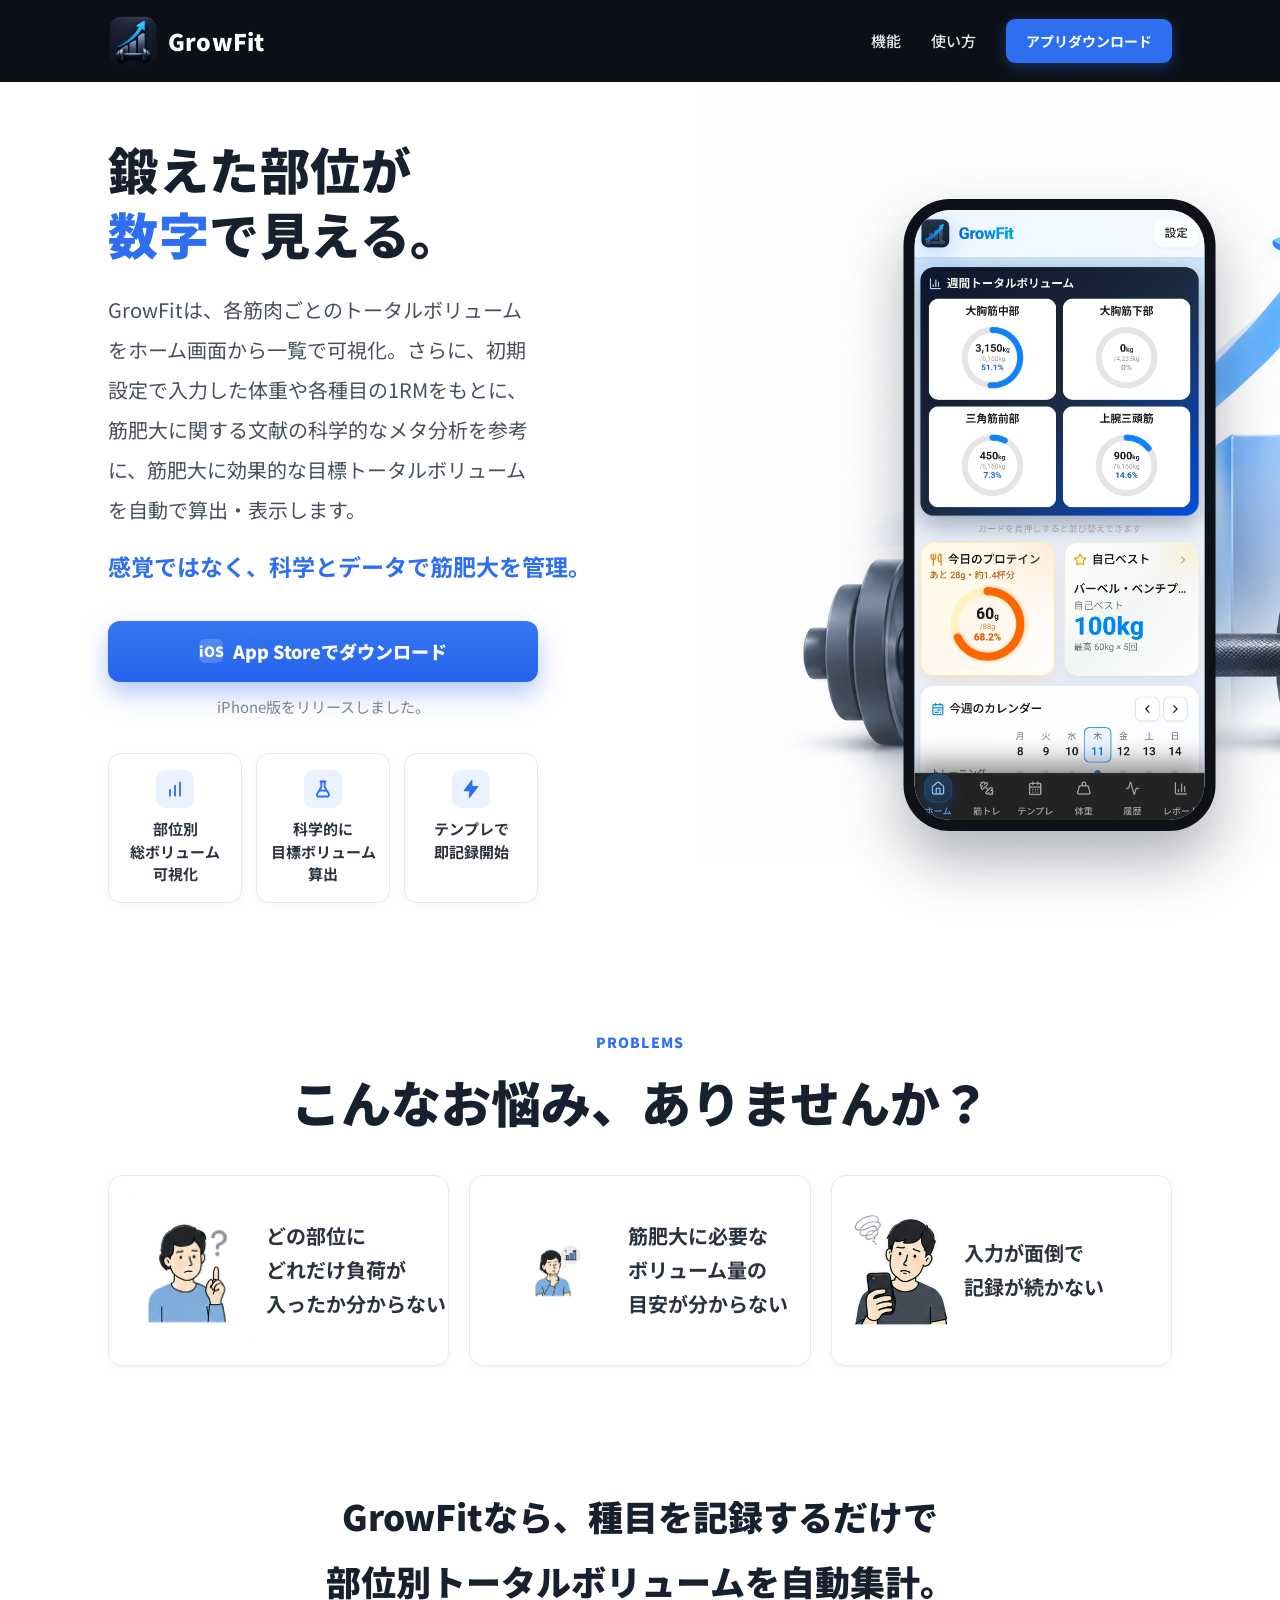
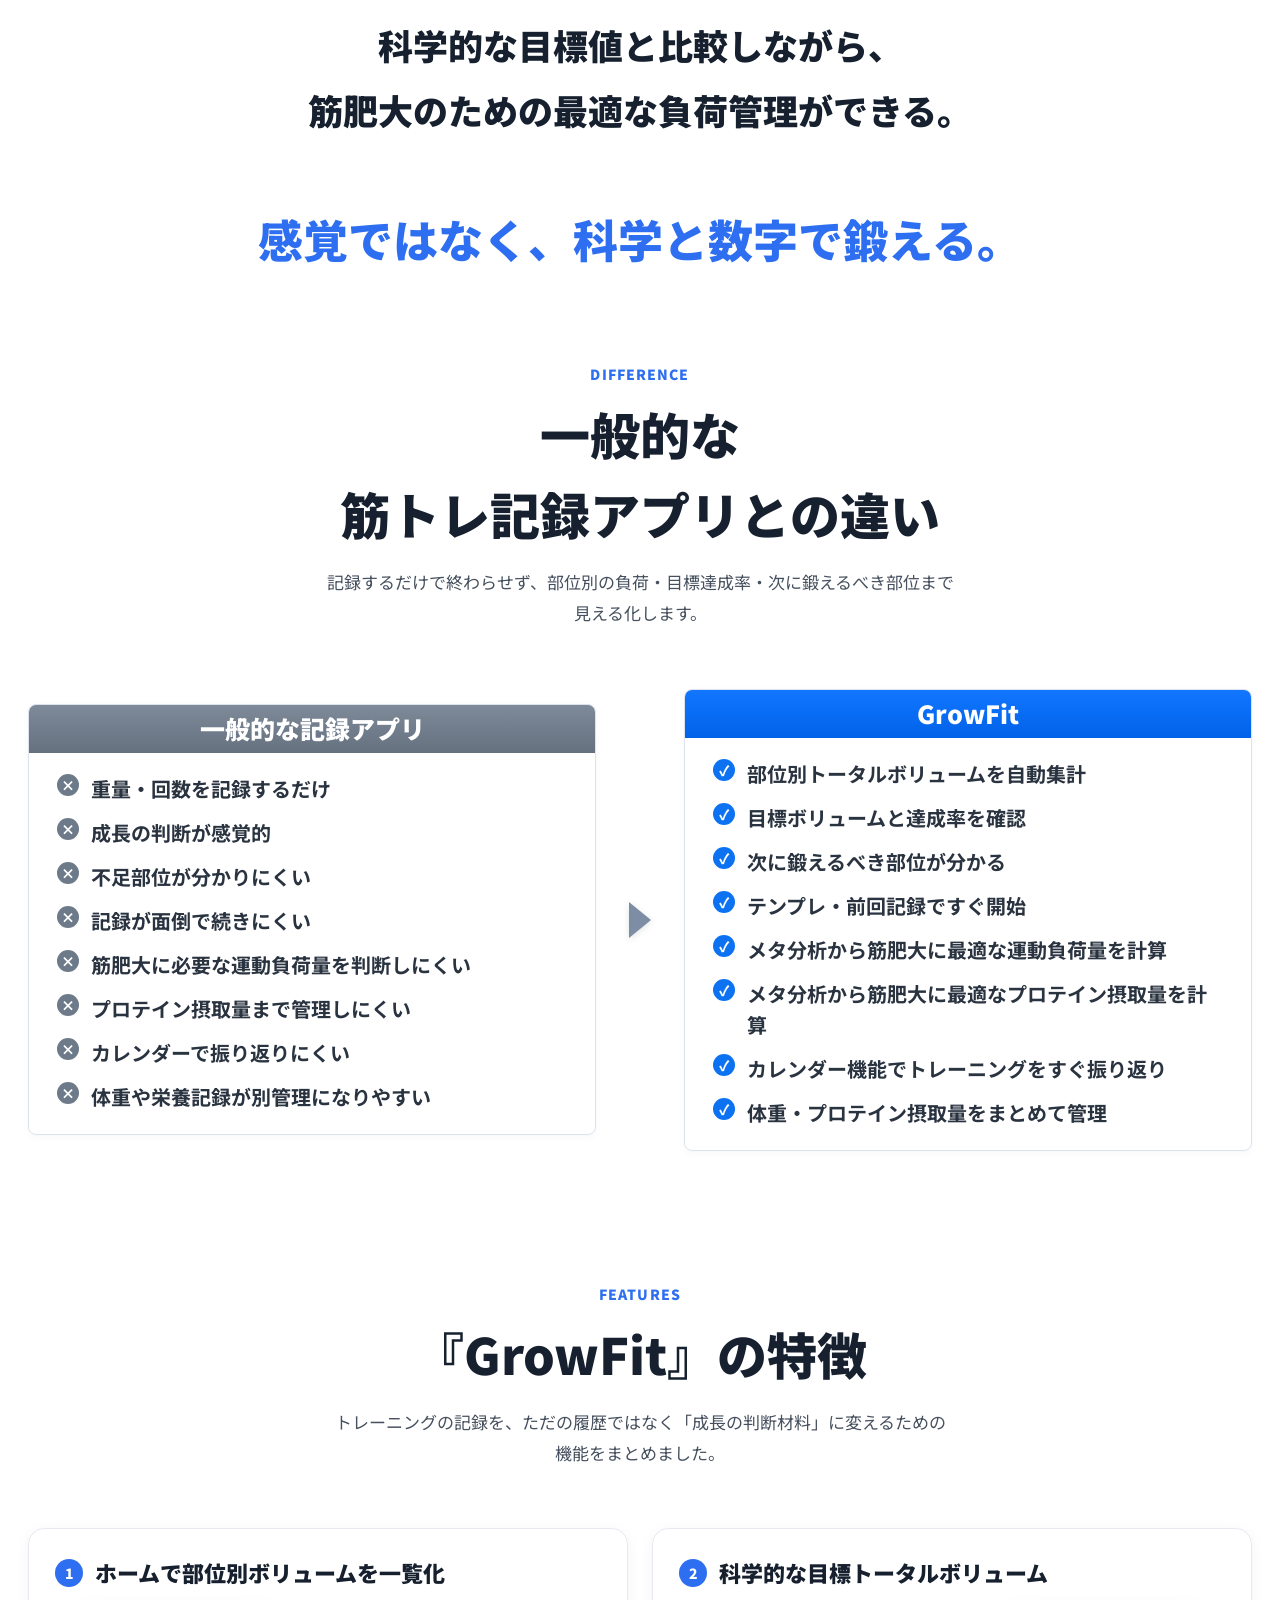
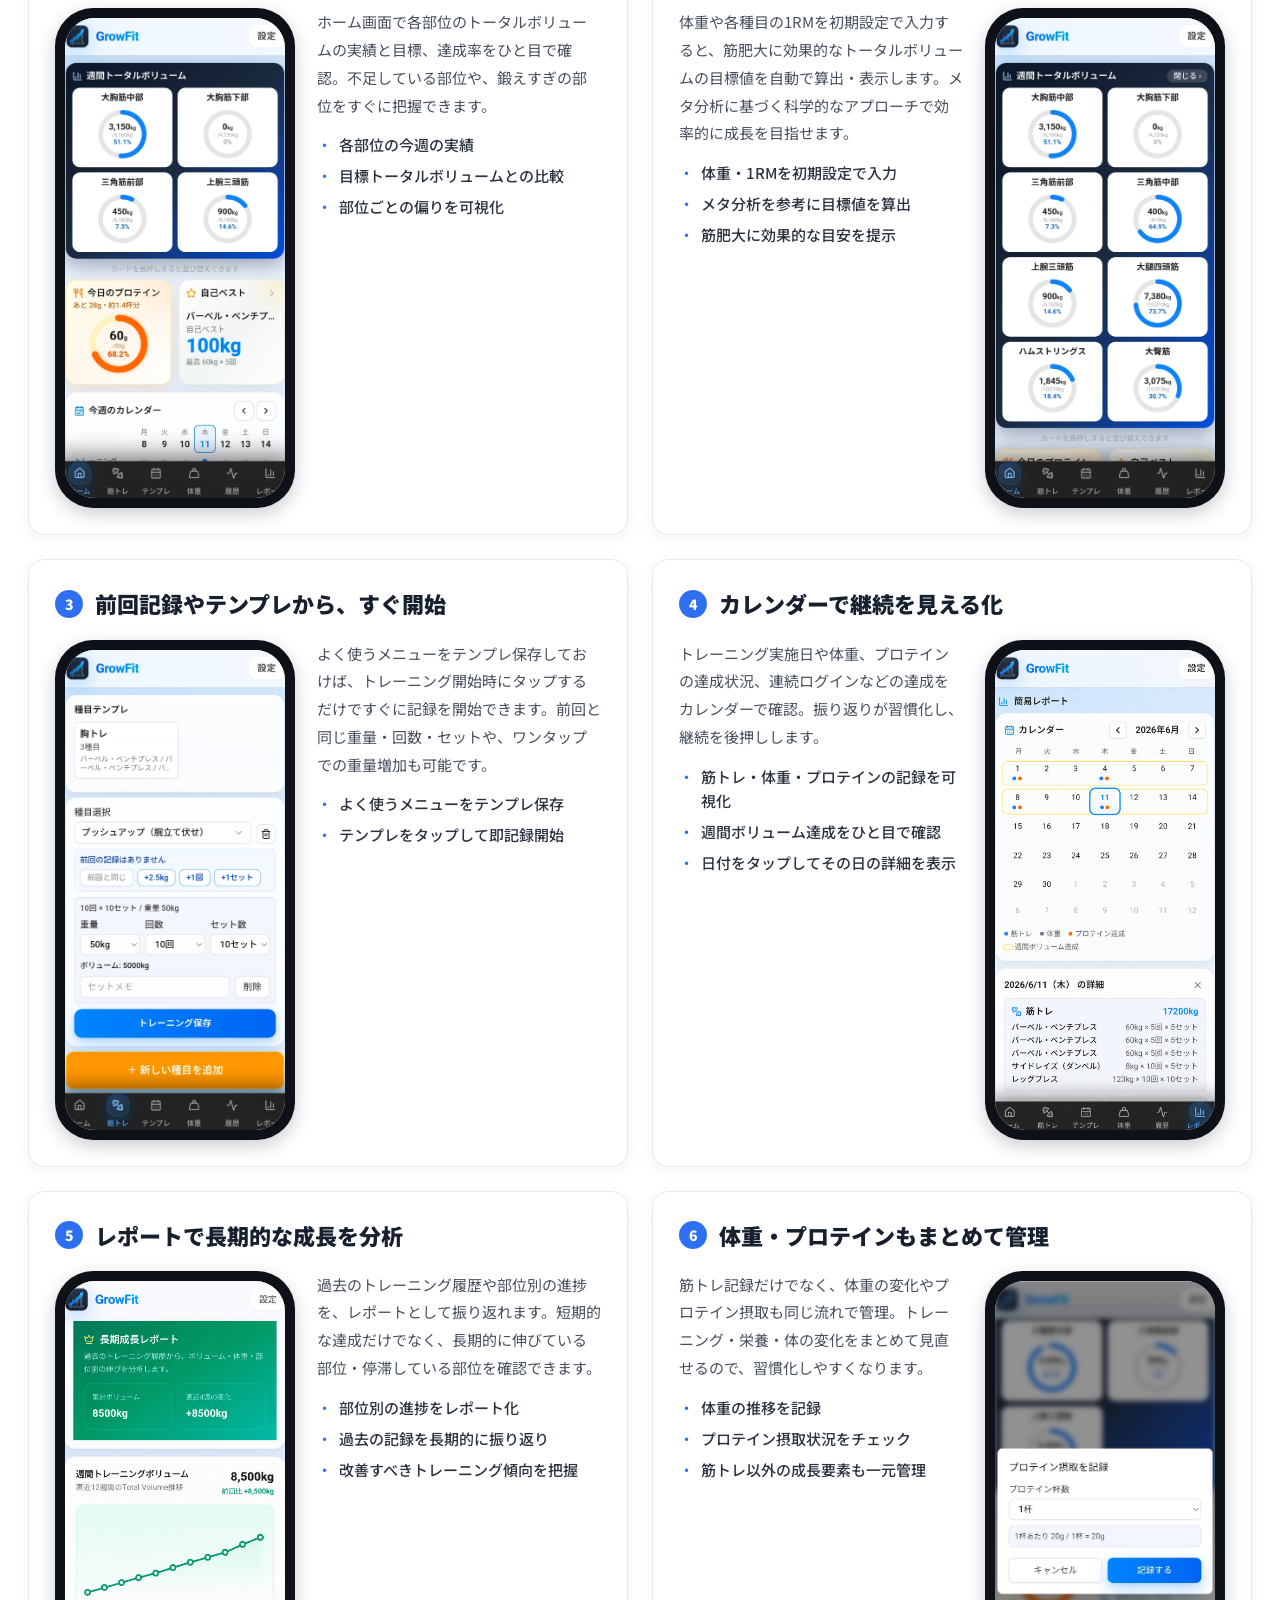
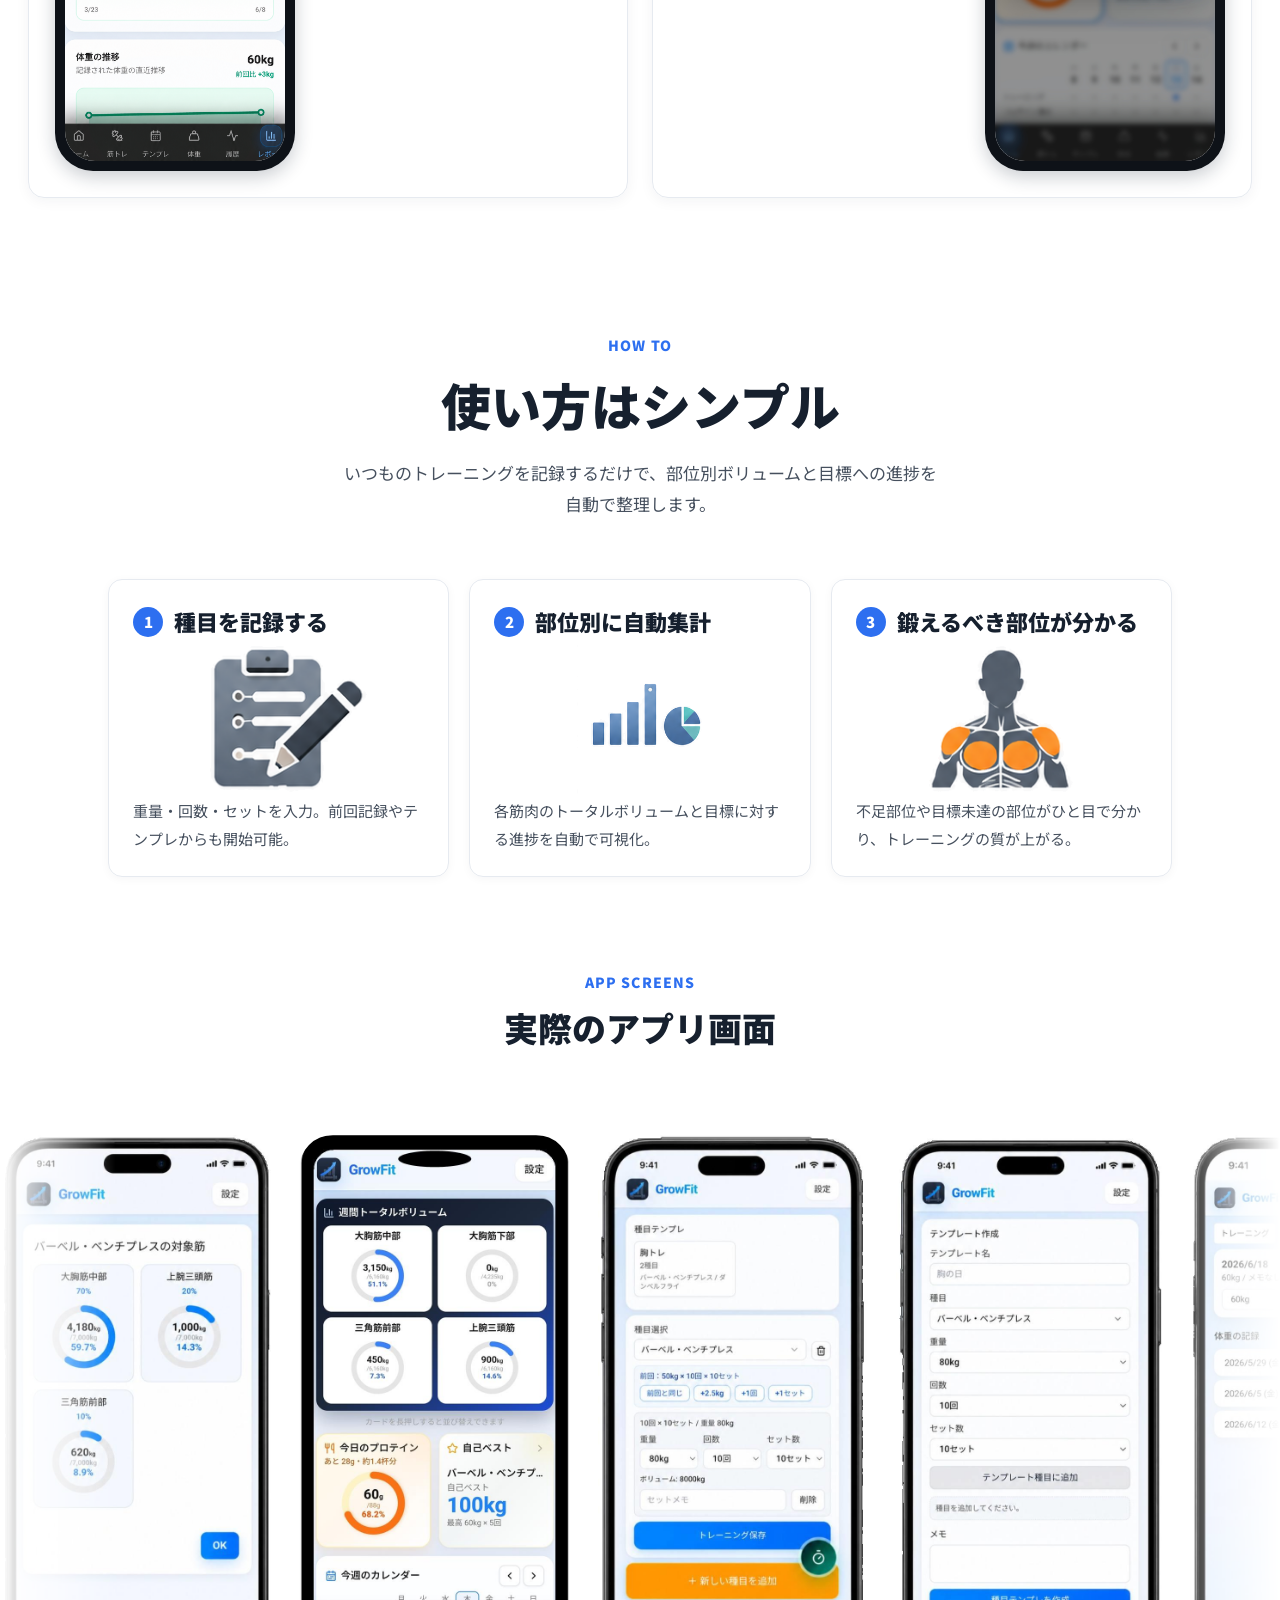
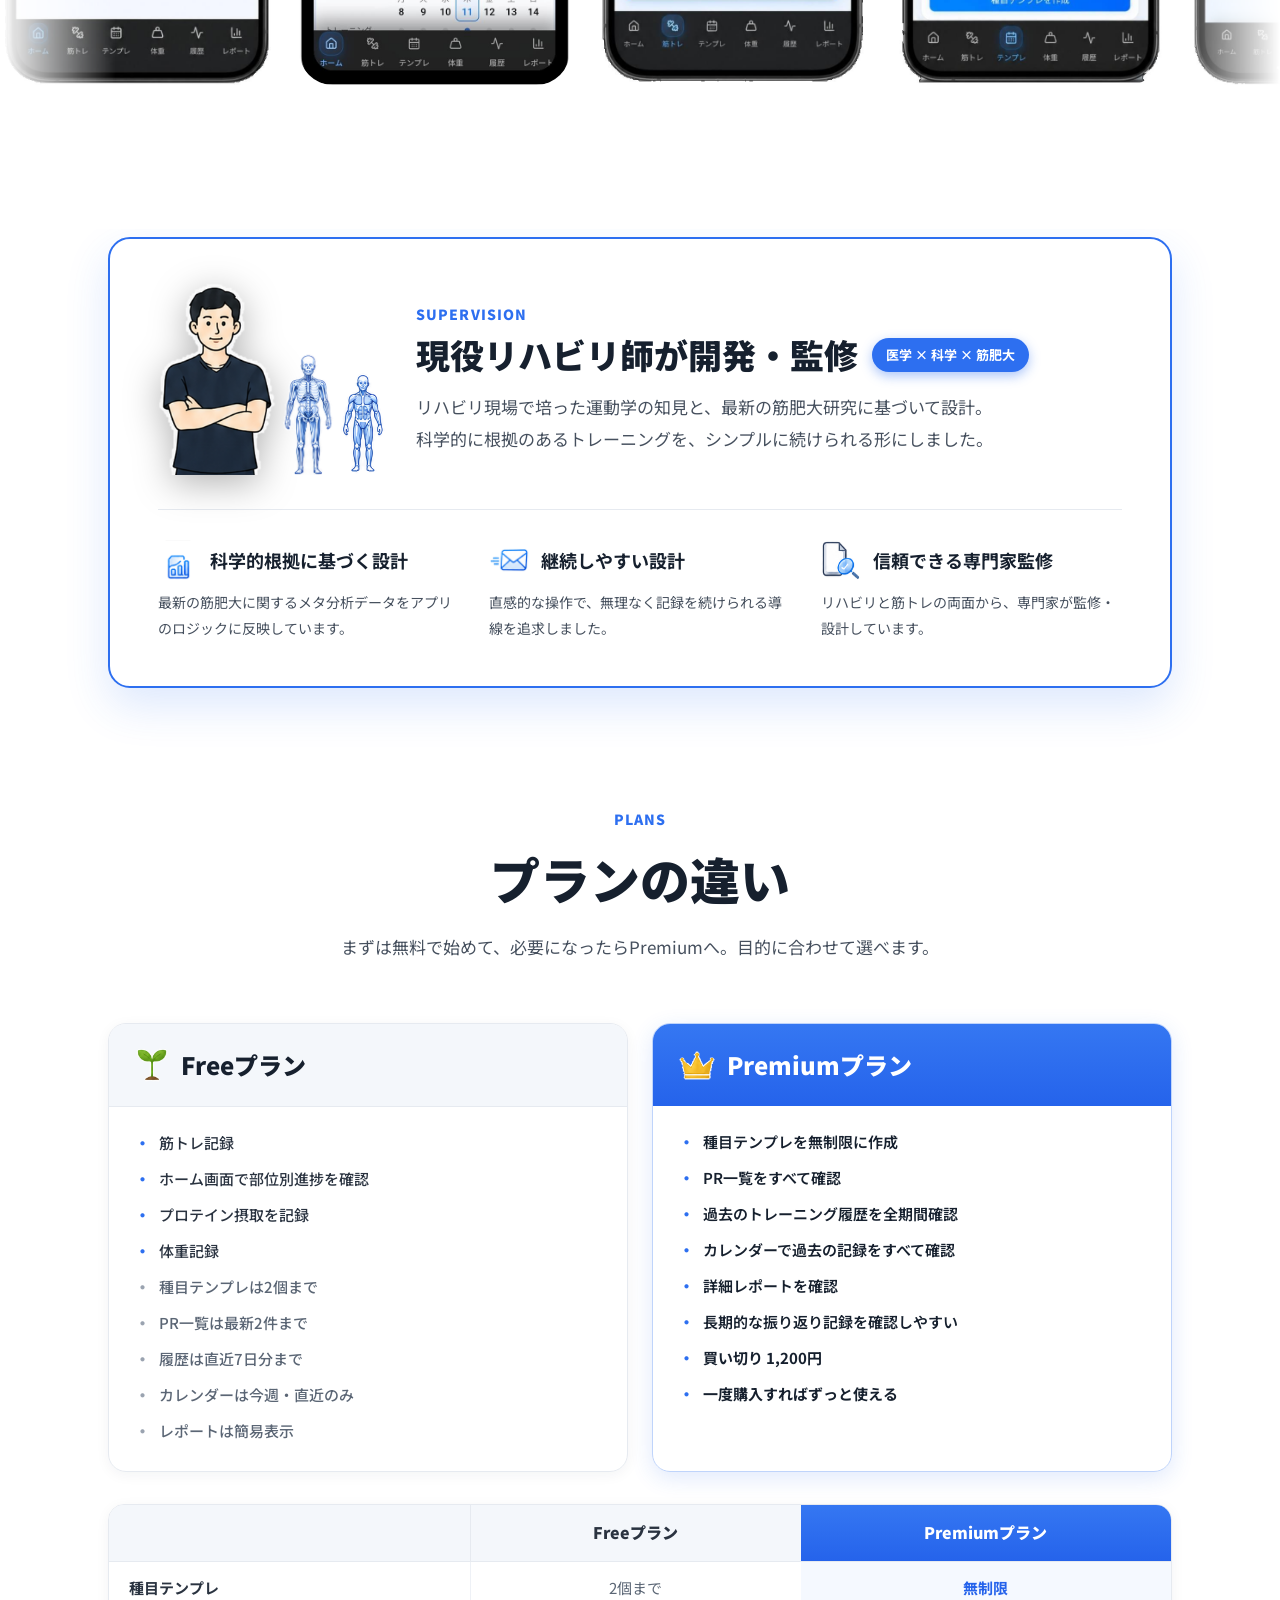
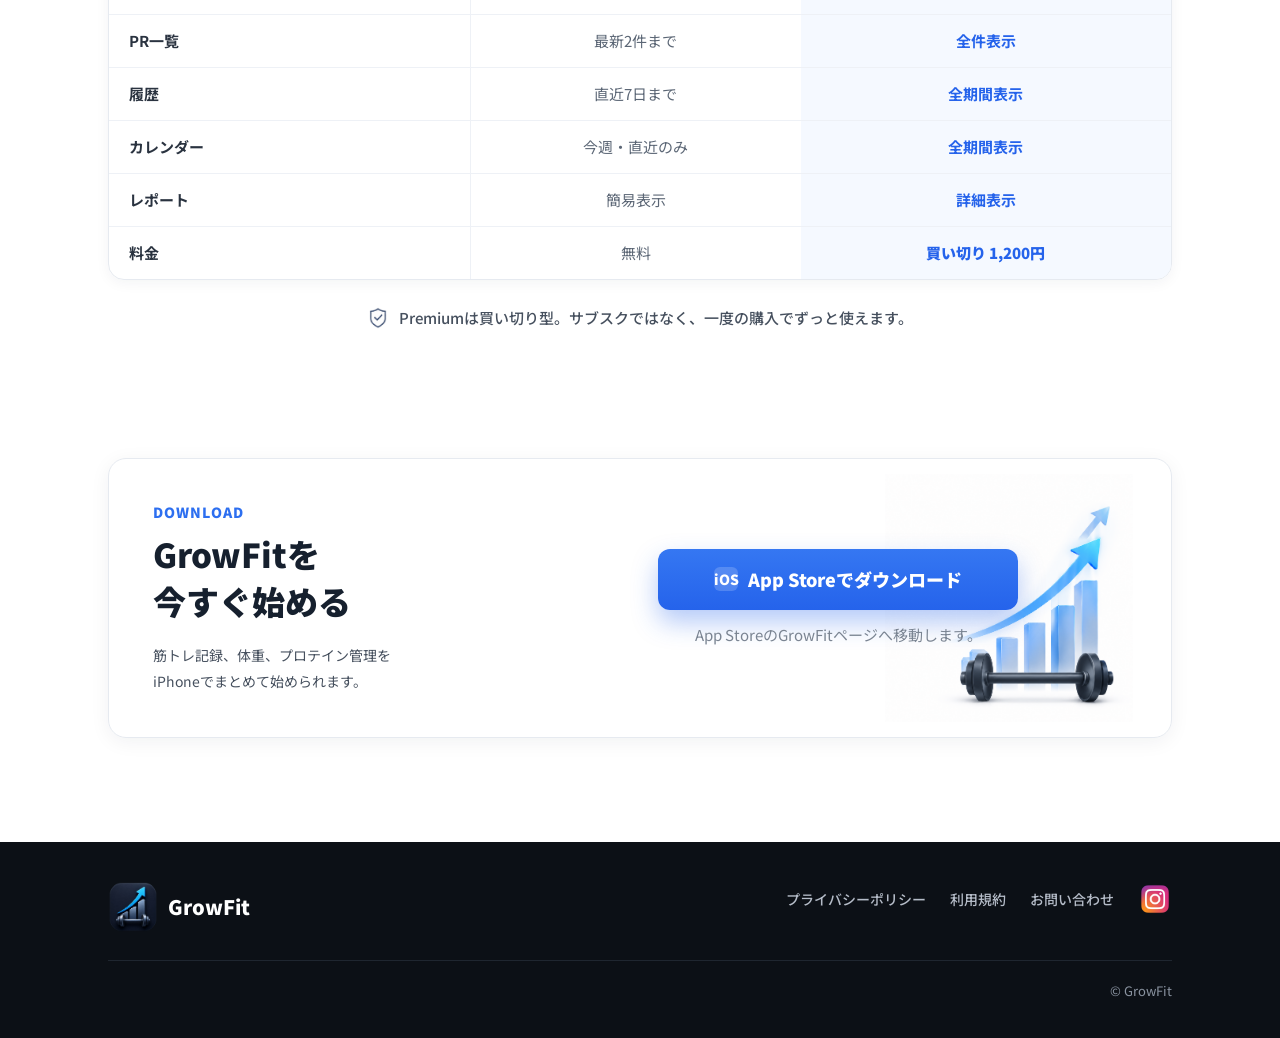
<file: public/index.html>
<!DOCTYPE html>
<html lang="ja">
<head>
<meta charset="utf-8">
<meta name="viewport" content="width=device-width, initial-scale=1">
<title>GrowFit｜鍛えた部位が、数字で見える。</title>
<meta name="description" content="GrowFitは各筋肉ごとのトータルボリュームを可視化。科学的なメタ分析を参考に、筋肥大に効果的な目標トータルボリュームを自動算出するトレーニング記録アプリです。">
<link rel="preconnect" href="https://fonts.googleapis.com">
<link rel="preconnect" href="https://fonts.gstatic.com" crossorigin>
<link href="https://fonts.googleapis.com/css2?family=Noto+Sans+JP:wght@400;500;700;900&display=swap" rel="stylesheet">
<style>
  :root{
    --blue:#2D6FF0;
    --ink:#16202E;
    --ink-2:#2A3340;
    --muted:#46505E;
    --muted-2:#7A8492;
    --line:#E6EAF0;
    --dark:#0C1016;
    --bezel:#0E1218;
  }

  *{ box-sizing:border-box; margin:0; padding:0; }
  html{ scroll-behavior:smooth; }

  /* scroll fade-in */
  .reveal{ opacity:0; transform:translateY(26px); transition:opacity .7s cubic-bezier(.2,.6,.2,1), transform .7s cubic-bezier(.2,.6,.2,1); }
  .reveal.is-visible{ opacity:1; transform:none; }
  @media (prefers-reduced-motion: reduce){ .reveal{ opacity:1 !important; transform:none !important; transition:none !important; } }

  /* staggered sequences */
  .problem-grid .reveal:nth-child(1){ transition-delay:0s; }
  .problem-grid .reveal:nth-child(2){ transition-delay:.13s; }
  .problem-grid .reveal:nth-child(3){ transition-delay:.26s; }
  .features-grid .reveal:nth-child(1){ transition-delay:0s; }
  .features-grid .reveal:nth-child(2){ transition-delay:.13s; }
  .features-grid .reveal:nth-child(3){ transition-delay:.26s; }
  .features-grid .reveal:nth-child(4){ transition-delay:.39s; }
  .features-grid .reveal:nth-child(5){ transition-delay:.13s; }
  .features-grid .reveal:nth-child(6){ transition-delay:.26s; }
  .difference-board.reveal{ transition-delay:.08s; }
  .howto-grid .reveal:nth-child(1){ transition-delay:0s; }
  .howto-grid .reveal:nth-child(2){ transition-delay:.13s; }
  .howto-grid .reveal:nth-child(3){ transition-delay:.26s; }
  .plans-sub.reveal{ transition-delay:.15s; }
  .plan-cards .reveal{ transition-delay:.3s; }
  .plan-table-wrap.reveal{ transition-delay:.45s; }
  .plan-note.reveal{ transition-delay:.45s; }
  body{
    font-family:'Noto Sans JP', sans-serif;
    -webkit-font-smoothing:antialiased;
    background:#fff;
    color:var(--ink);
    overflow-x:hidden;
    line-height:1.6;
  }
  a{ text-decoration:none; color:inherit; }
  .br-sp{ display:none; }   /* スマホ専用の改行 */
  img{ max-width:100%; }
  .wrap{ max-width:1120px; margin:0 auto; padding-left:28px; padding-right:28px; }

  /* ---------- HEADER ---------- */
  .site-header{ background:var(--dark); position:sticky; top:0; z-index:50; }
  .site-header .wrap{
    display:flex; align-items:center; justify-content:space-between;
    padding-top:16px; padding-bottom:16px;
  }
  .brand{ display:flex; align-items:center; gap:10px; }
  .brand img{ width:50px; height:50px; border-radius:9px; display:block; }
  .brand span{ color:#fff; font-weight:900; font-size:23px; letter-spacing:.2px; }
  .nav{ display:flex; align-items:center; gap:30px; }
  .nav a{ color:#E4E8EF; font-size:15px; font-weight:500; }
  .nav a:hover{ color:#fff; }
  .nav .btn-pill{
    background:var(--blue); color:#fff; font-size:14px; font-weight:700;
    padding:11px 20px; border-radius:9px; box-shadow:0 4px 14px rgba(45,111,240,.35);
  }
  .nav .btn-pill:hover{ color:#fff; filter:brightness(1.05); }
  .nav-toggle{ display:none; }

  /* ---------- HERO ---------- */
  .hero{ position:relative; overflow:hidden; }
  .hero .wrap{
    display:grid; grid-template-columns:1fr 1fr; gap:40px; align-items:center;
    padding-top:54px; padding-bottom:64px; position:relative;
  }
  .hero-copy{ position:relative; z-index:3; }
  .hero h1{ font-size:50px; font-weight:900; line-height:1.3; letter-spacing:.5px; margin-bottom:24px; }
  .hero h1 .accent{ color:var(--blue); }
  .hero-lead{ font-size:20px; line-height:2; color:var(--muted); margin-bottom:18px; max-width:430px; }
  .hero-sub{ font-size:23px; font-weight:700; color:var(--blue); margin-bottom:36px; }
  .app-download-actions{
    position:relative; z-index:2; display:grid; gap:12px;
    width:100%; max-width:430px; margin-left:0; margin-right:auto;
  }
  .app-download-btn{
    display:flex; align-items:center; justify-content:center; gap:10px;
    width:100%; background:linear-gradient(180deg,#3577F2,#2563EB); color:#fff;
    font-size:18px; font-weight:900; padding:16px 24px; border-radius:12px;
    box-shadow:0 12px 26px rgba(37,99,235,.35);
  }
  .app-download-btn:hover{ filter:brightness(1.05); color:#fff; }
  .app-download-btn .store-mark{
    display:inline-flex; align-items:center; justify-content:center;
    width:24px; height:24px; border-radius:6px; background:rgba(255,255,255,.18);
    font-size:14px; font-weight:900;
  }
  .app-download-note{ font-size:15px; color:var(--muted-2); text-align:center; line-height:1.7; }
  .cta-note{ font-size:16px; color:var(--muted-2); margin-top:16px; text-align:center; max-width:430px; }

  .mini-trio{
    display:grid; grid-template-columns:repeat(3,1fr); gap:14px;
    margin-top:34px; max-width:430px;
  }
  .mini-card{
    border:1px solid var(--line); border-radius:13px; padding:16px 12px; text-align:center;
    box-shadow:0 2px 8px rgba(20,30,50,.04);
    display:flex; flex-direction:column; align-items:center;
  }
  .mini-icon{
    width:38px; height:38px; margin-bottom:10px; border-radius:9px; background:#EAF2FF;
    display:flex; align-items:center; justify-content:center;
  }
  .mini-card p{ font-size:15px; font-weight:700; line-height:1.5; color:var(--ink-2); }

  /* hero phone */
  .hero-visual{ position:relative; height:640px; }
  .phone{
    background:var(--bezel); border-radius:46px; padding:11px;
    box-shadow:0 30px 60px rgba(15,25,45,.32);
  }
  .phone-screen{
    width:100%; height:100%; background:#F4F6F9; border-radius:36px; overflow:hidden; position:relative;
  }
  .phone-screen img{ width:100%; height:100%; object-fit:cover; object-position:top center; display:block; }
  .hero-phone{
    position:absolute; left:50%; top:0; transform:translateX(-4%);
    width:312px; height:632px; z-index:2;
  }
  .hero-deco{
    position:absolute; left:50%; bottom:-18px; transform:translateX(-26%);
    width:880px; max-width:160%; height:auto; z-index:1; pointer-events:none;
  }

  /* ---------- PROBLEM ---------- */
  .section-title{ text-align:center; font-size:50px; font-weight:900; }
  .section-kicker{
    text-align:center; color:var(--blue); font-size:14px; font-weight:900; letter-spacing:.08em;
    margin-bottom:8px;
  }
  .problem{ padding-top:64px; padding-bottom:70px; }
  .problem .section-title{ margin-bottom:34px; }
  .problem-grid{ display:grid; grid-template-columns:repeat(3,1fr); gap:20px; }
  .problem-card{
    border:1px solid var(--line); border-radius:14px; padding:18px 20px;
    display:flex; align-items:center; gap:14px; box-shadow:0 2px 10px rgba(20,30,50,.04);
  }
  .problem-card img{ flex-shrink:0; object-fit:contain; }
  .problem-card:nth-child(1) img{ width:123px; height:153px; }
  .problem-card:nth-child(2) img{ width:124px; height:70px; }
  .problem-card:nth-child(3) img{ width:98px; height:129px; }
  .problem-card p{ font-size:20px; font-weight:700; line-height:1.7; color:var(--ink-2); }
  .problem-card:nth-child(1) p{ width:181px; flex:none; }

  /* ---------- SOLUTION INTRO ---------- */
  .solution{ padding-top:48px; padding-bottom:56px; text-align:center; }
  .solution .lead{ font-size:35px; font-weight:900; line-height:1.85; color:var(--ink); }
  .solution .punch{ font-size:45px; font-weight:900; color:var(--blue); margin-top:60px; }

  /* ---------- DIFFERENCE ---------- */
  .difference{ padding-top:32px; padding-bottom:76px; background:#fff; }
  .difference .wrap{ max-width:1300px; }
  .difference .section-title{ margin-bottom:14px; }
  .difference-sub,
  .features-sub,
  .howto-sub{
    text-align:center; font-size:17px; line-height:1.8; color:var(--muted); margin:0 auto 60px;
  }
  .difference-sub{ max-width:760px; }
  .difference-board{
    max-width:1244px; margin:0 auto; padding:0;
    display:grid; grid-template-columns:1fr 52px 1fr; gap:18px; align-items:center;
  }
  .compare-panel{
    border:1px solid #DCE3EE; border-radius:8px; overflow:hidden; background:#fff;
    box-shadow:0 2px 8px rgba(20,30,50,.03);
  }
  .compare-panel__head{
    min-height:48px; display:flex; align-items:center; justify-content:center;
    color:#fff; font-size:25px; font-weight:900; line-height:1.25; padding:8px 16px;
  }
  .compare-panel--normal .compare-panel__head{ background:linear-gradient(180deg,#7E8A99,#65717F); }
  .compare-panel--growfit .compare-panel__head{ background:linear-gradient(180deg,#1276FF,#0062E8); }
  .compare-list{ list-style:none; display:grid; gap:13px; padding:20px 28px 22px; }
  .compare-list li{
    display:flex; align-items:flex-start; gap:12px; color:var(--ink-2);
    font-size:20px; font-weight:700; line-height:1.55;
  }
  .compare-icon{
    flex:0 0 22px; width:22px; height:22px; border-radius:50%;
    display:inline-flex; align-items:center; justify-content:center;
    color:#fff; font-size:14px; font-weight:900; line-height:1; margin-top:1px;
  }
  .compare-icon--bad{ background:#6D7A89; }
  .compare-icon--good{ background:#0D72F2; }
  .compare-arrow{
    width:0; height:0; justify-self:center;
    border-top:18px solid transparent; border-bottom:18px solid transparent;
    border-left:22px solid #7D8EA4; filter:drop-shadow(0 2px 3px rgba(20,30,50,.12));
  }

  /* ---------- FEATURES ---------- */
  .features{ padding-top:56px; padding-bottom:72px; }
  #features,
  #howto,
  #download{ scroll-margin-top:96px; }
  .features .wrap{ max-width:1300px; }
  .features .section-title{ margin-bottom:14px; }
  .features-sub{ max-width:740px; }
  .features-grid{ display:grid; grid-template-columns:1fr 1fr; gap:24px; }
  .feature-card{
    border:1px solid var(--line); border-radius:16px; padding:26px;
    box-shadow:0 3px 14px rgba(20,30,50,.05);
  }
  .feature-head{ display:flex; align-items:center; gap:12px; margin-bottom:18px; }
  .num-badge{
    width:28px; height:28px; flex-shrink:0; border-radius:50%; background:var(--blue);
    color:#fff; font-size:14px; font-weight:900; display:flex; align-items:center; justify-content:center;
  }
  .feature-head h3{ font-size:22px; font-weight:900; }
  .feature-body{ display:flex; gap:22px; align-items:flex-start; flex-wrap:wrap; }
  .feature-phone{
    flex-shrink:0; width:240px; height:500px; background:var(--bezel); border-radius:38px;
    padding:10px; box-shadow:0 6px 18px rgba(20,30,50,.22);
  }
  .feature-phone .phone-screen{ border-radius:30px; }
  .feature-text{ flex:1 1 260px; }
  .feature-body.reverse .feature-phone{ order:2; }
  .feature-body.reverse .feature-text{ order:1; }
  .feature-text p{ font-size:15px; line-height:1.85; color:var(--muted); margin-bottom:14px; }
  .feature-list{ list-style:none; display:flex; flex-direction:column; gap:7px; }
  .feature-list li{ font-size:15px; color:var(--ink-2); font-weight:500; display:flex; gap:7px; }
  .feature-list li .dot{ color:var(--blue); }

  /* ---------- HOW TO ---------- */
  .howto{ padding-top:64px; padding-bottom:72px; }
  .howto .section-title{ margin-bottom:14px; }
  .howto-sub{ max-width:700px; }
  .howto-grid{ display:grid; grid-template-columns:repeat(3,1fr); gap:20px; }
  .step-card{
    border:1px solid var(--line); border-radius:14px; padding:24px; height:298px;
    box-shadow:0 2px 10px rgba(20,30,50,.04);
    display:flex; flex-direction:column;
  }
  .step-head{ display:flex; align-items:center; gap:11px; margin-bottom:18px; }
  .step-head .num-badge{ width:30px; height:30px; font-size:15px; }
  .step-head h3{ font-size:22px; font-weight:900; }
  .step-figure{
    flex:1; min-height:0; display:flex; align-items:center; justify-content:center; margin-bottom:16px; overflow:visible;
  }
  .step-figure img{ height:150px; object-fit:contain; }
  .howto-grid .step-card:nth-child(1) .step-figure img{ transform:translateX(10px); }
  .step-card p{ font-size:15px; line-height:1.85; color:var(--muted); }

  /* ---------- APP SCREEN FLOW ---------- */
  .screen-flow{
    position:relative; overflow:hidden; padding:22px 0 118px;
    background:#fff;
  }
  .screen-flow .wrap{ max-width:1180px; background:#fff; }
  .screen-flow-kicker{
    text-align:center; color:var(--blue); font-size:14px; font-weight:900; letter-spacing:.08em;
    margin-bottom:8px;
  }
  .screen-flow-title{
    text-align:center; font-size:34px; line-height:1.5; font-weight:900; color:var(--ink);
    margin-bottom:72px;
  }
  .screen-marquee{
    width:100%; overflow:hidden; padding:10px 0 26px; background:#fff;
    -webkit-mask-image:linear-gradient(90deg,transparent 0%,#000 9%,#000 91%,transparent 100%);
    mask-image:linear-gradient(90deg,transparent 0%,#000 9%,#000 91%,transparent 100%);
  }
  .screen-track{
    display:flex; width:max-content; animation:screen-flow-marquee 58s linear infinite; background:#fff;
  }
  .screen-set{
    display:flex; gap:28px; padding-right:28px; flex:0 0 auto; background:#fff;
  }
  .screen-shot{
    flex:0 0 auto; width:auto; height:clamp(410px,43vw,560px); margin:0;
    border-radius:34px;
  }
  .screen-shot img{
    display:block; width:auto; height:100%; border-radius:34px;
  }
  @keyframes screen-flow-marquee{
    from{ transform:translateX(0); }
    to{ transform:translateX(-50%); }
  }
  @media (prefers-reduced-motion: reduce){
    .screen-track{ animation:none; }
    .screen-marquee{ overflow-x:auto; }
  }

  /* ---------- REHAB PROFESSIONAL ---------- */
  .rehab{ padding-top:8px; padding-bottom:72px; }
  .rehab-box{
    background:#fff; border:2px solid var(--blue); border-radius:22px;
    padding:44px 48px; box-shadow:0 18px 44px rgba(45,111,240,.16); overflow:hidden;
  }
  .rehab-intro{ display:flex; align-items:center; gap:30px; flex-wrap:wrap; }
  .rehab-figures{ display:flex; align-items:flex-end; gap:6px; flex-shrink:0; }
  .rehab-figures .avatar{ width:118px; height:auto; display:block; filter:drop-shadow(0 8px 18px rgba(0,0,0,.3)); }
  .rehab-figures .skeleton{ width:52px; height:auto; display:block; opacity:.92; }
  .rehab-figures .muscle{ width:46px; height:auto; display:block; opacity:.92; }
  .rehab-headline{ flex:1; min-width:320px; }
  .rehab-headline .section-kicker{ text-align:left; }
  .rehab-title-row{ display:flex; align-items:center; gap:14px; flex-wrap:wrap; margin-bottom:14px; }
  .rehab-title-row h2{ font-size:34px; font-weight:900; color:var(--ink); line-height:1.3; }
  .rehab-badge{
    background:var(--blue); color:#fff; font-size:13px; font-weight:700; padding:7px 14px;
    border-radius:999px; white-space:nowrap; box-shadow:0 4px 12px rgba(45,111,240,.4);
  }
  .rehab-lead{ font-size:17px; line-height:1.9; color:var(--muted); max-width:640px; }
  .rehab-divider{ height:1px; background:var(--line); margin:34px 0 30px; }
  .rehab-items{ display:grid; grid-template-columns:repeat(3,1fr); gap:30px; }
  .rehab-item{ display:flex; flex-direction:column; gap:10px; }
  .rehab-item-head{ display:flex; align-items:center; gap:12px; }
  .rehab-item-head img{ width:40px; height:40px; object-fit:contain; flex-shrink:0; }
  .rehab-item-head h3{ font-size:18px; font-weight:700; color:var(--ink); }
  .rehab-item p{ font-size:14px; line-height:1.85; color:var(--muted); }

  /* ---------- FREE vs PREMIUM ---------- */
  .plans{ padding-top:48px; padding-bottom:72px; }
  .plans h2.section-title{ margin-bottom:14px; }
  .plans-sub{ text-align:center; font-size:17px; line-height:1.8; color:var(--muted); margin-bottom:60px; }
  .plan-cards{ display:grid; grid-template-columns:1fr 1fr; gap:24px; margin-bottom:32px; }
  .plan-card{ border:1px solid var(--line); border-radius:18px; overflow:hidden; box-shadow:0 3px 14px rgba(20,30,50,.05); }
  .plan-card.premium{ border:1px solid #BFD4FB; box-shadow:0 6px 22px rgba(37,99,235,.14); }
  .plan-head{ display:flex; align-items:center; gap:12px; padding:22px 26px; }
  .plan-head.free{ background:#F4F7FB; border-bottom:1px solid var(--line); }
  .plan-head.premium{ background:linear-gradient(180deg,#3577F2,#2563EB); }
  .plan-head img{ object-fit:contain; }
  .plan-head.free img{ width:34px; height:34px; }
  .plan-head.premium img{ width:36px; height:36px; }
  .plan-head h3{ font-size:24px; font-weight:900; color:var(--ink); }
  .plan-head.premium h3{ color:#fff; }
  .plan-list{ list-style:none; display:flex; flex-direction:column; gap:12px; padding:24px 26px 28px; }
  .plan-list li{ font-size:15px; font-weight:500; display:flex; gap:9px; }
  .plan-list li .dot{ color:var(--blue); font-weight:900; }
  .plan-list li.on{ color:var(--ink-2); }
  .plan-list li.off{ color:#5B6675; }
  .plan-list li.off .dot{ color:#9AA3B0; }
  .plan-list.premium li{ color:var(--ink); font-weight:600; }
  .plan-list.premium li.strong{ font-weight:700; }
  .plan-table-wrap{ border:1px solid var(--line); border-radius:16px; overflow:hidden; box-shadow:0 3px 14px rgba(20,30,50,.05); margin-bottom:26px; }
  .plan-table{ width:100%; border-collapse:collapse; }
  .plan-table th{ padding:15px 20px; background:#F4F7FB; border-bottom:1px solid var(--line); }
  .plan-table th.label{ text-align:left; font-size:14px; font-weight:700; color:#5B6675; width:34%; }
  .plan-table th.free{ text-align:center; font-size:16px; font-weight:900; color:var(--ink-2); border-left:1px solid var(--line); }
  .plan-table th.premium{ text-align:center; font-size:16px; font-weight:900; color:#fff; background:linear-gradient(180deg,#3577F2,#2563EB); }
  .plan-table td{ padding:14px 20px; font-size:15px; border-bottom:1px solid #EEF1F6; }
  .plan-table tr:last-child td{ border-bottom:none; }
  .plan-table td.label{ font-weight:700; color:var(--ink-2); }
  .plan-table td.free{ color:#5B6675; text-align:center; border-left:1px solid #EEF1F6; }
  .plan-table td.premium{ font-weight:700; color:#2563EB; text-align:center; background:#F5F9FF; }
  .plan-table td.premium.price{ font-weight:900; }
  .plan-note{ display:flex; align-items:center; justify-content:center; gap:10px; }
  .plan-note img{ width:22px; height:22px; object-fit:contain; }
  .plan-note p{ font-size:15px; color:var(--muted); font-weight:500; }

  /* ---------- FINAL CTA ---------- */
  .final-cta{ padding-top:56px; padding-bottom:104px; }
  .cta-box{
    border:1px solid var(--line); border-radius:18px; padding:42px 44px;
    display:grid; grid-template-columns:1fr 1fr; gap:36px; align-items:center;
    box-shadow:0 4px 20px rgba(20,30,50,.06); position:relative; overflow:hidden;
  }
  .cta-box h2{ font-size:33px; font-weight:900; line-height:1.4; margin-bottom:18px; }
  .cta-box .section-kicker{ text-align:left; }
  .cta-box .desc{ font-size:14px; line-height:1.9; color:var(--muted); }
  .cta-form-wrap{ position:relative; }
  .cta-form-deco{
    position:absolute; right:-6px; top:50%; transform:translateY(-50%);
    width:248px; z-index:1; pointer-events:none;
  }
  .cta-form-wrap .app-download-actions{ max-width:360px; }

  /* ---------- FOOTER ---------- */
  .site-footer{ background:var(--dark); }
  .site-footer .wrap{ padding-top:40px; padding-bottom:36px; }
  .footer-top{
    display:flex; align-items:flex-start; justify-content:space-between; gap:40px; flex-wrap:wrap;
  }
  .footer-brand{ display:flex; align-items:center; gap:10px; }
  .footer-brand img{ width:50px; height:50px; border-radius:8px; }
  .footer-brand span{ color:#fff; font-weight:900; font-size:20px; }
  .footer-nav{ display:flex; flex-wrap:nowrap; align-items:center; gap:14px 24px; }
  .footer-nav a{ color:#B5BCC8; font-size:14px; font-weight:500; white-space:nowrap; }
  .footer-nav a:hover{ color:#fff; }
  .footer-nav .footer-social-link{
    display:inline-flex; align-items:center; justify-content:center;
    width:34px; height:34px; padding:0; line-height:0;
  }
  .footer-nav .footer-social-link:hover{ opacity:.86; }
  .footer-nav .footer-social-link img{ width:34px; height:34px; display:block; border-radius:8px; }
  .footer-bottom{
    border-top:1px solid #1F2630; margin-top:28px; padding-top:20px;
    display:flex; align-items:center; justify-content:flex-end;
  }
  .footer-bottom span{ color:#8A93A0; font-size:13px; white-space:nowrap; }

  /* ================= RESPONSIVE ================= */

  /* ---------- タブレット（768px〜1023px） ---------- */
  @media screen and (min-width:768px) and (max-width:1023px){
    .wrap{ padding-left:24px; padding-right:24px; }
    .hero .wrap{ grid-template-columns:1fr; gap:28px; }
    .hero-visual{ height:560px; }
    .hero-deco{ display:none; }
    .hero h1{ font-size:46px; }
    .hero-lead{ max-width:none; }
    .cta-note{ max-width:430px; margin-left:0; }
    .mini-trio{ max-width:460px; }

    .section-title{ font-size:42px; }
    .solution .lead{ font-size:30px; }
    .solution .punch{ font-size:38px; }

    .difference-board{ grid-template-columns:1fr; gap:16px; max-width:640px; }
    .compare-arrow{
      transform:rotate(90deg); border-top-width:16px; border-bottom-width:16px;
      border-left-width:20px;
    }

    .features .wrap{ max-width:none; }
    .features-grid{ grid-template-columns:1fr; }

    .problem-grid{ grid-template-columns:1fr; }
    .problem-card:nth-child(1) p{ width:auto; }

    .howto-grid{ grid-template-columns:repeat(3,1fr); }
    .step-card{ height:auto; min-height:298px; }

    .rehab-items{ grid-template-columns:repeat(3,1fr); }
    .plan-cards{ grid-template-columns:1fr 1fr; }

    .footer-nav{ flex-wrap:wrap; }
  }

  /* ---------- スマホ（375px〜767px） ---------- */
  @media screen and (max-width:767px){
    .wrap{ padding-left:20px; padding-right:20px; }
    /* ヘッダーは通常リンクを隠し、CTAだけ表示 */
    .nav a{ display:none; }
    .nav .btn-pill{
      display:flex; align-items:center; justify-content:center;
      font-size:12px; padding:9px 12px; border-radius:8px; white-space:nowrap;
    }

    /* ヒーロー：スマホ画面を最上部に、文字は中央寄せ */
    .hero .wrap{ grid-template-columns:1fr; gap:22px; }
    .hero-visual{ order:-1; height:520px; }
    .hero-phone{ width:248px; height:502px; transform:translateX(-50%); }
    .hero-deco{ display:none; }
    .hero-copy{ text-align:center; }
    .br-sp{ display:inline; }   /* スマホ専用改行を有効化 */
    .sp-hide{ display:none; }   /* スマホでは非表示（句点など） */
    .hero h1{ font-size:37px; line-height:1.55; }
    .hero-lead{ font-size:16px; line-height:1.9; max-width:none; }
    .hero-sub{ font-size:20px; margin-bottom:28px; }
    .app-download-actions{ margin-left:auto; margin-right:auto; }
    .app-download-btn{ font-size:16px; padding:15px 18px; }
    .cta-note{ max-width:430px; }
    .mini-trio{ gap:10px; max-width:none; }
    .mini-card{ padding:14px 8px; }
    .mini-card p{ font-size:12px; }

    /* ヒーローのフェードイン順：スマホ画面→見出し→説明→タグライン→ボタン→カード */
    .hero-visual{ transition-delay:.05s !important; }
    .hero h1{ transition-delay:.2s !important; }
    .hero-lead{ transition-delay:.35s !important; }
    .hero-sub{ transition-delay:.5s !important; }
    .hero-cta{ transition-delay:.65s !important; }
    .mini-trio .mini-card:nth-child(1){ transition-delay:.8s !important; }
    .mini-trio .mini-card:nth-child(2){ transition-delay:.92s !important; }
    .mini-trio .mini-card:nth-child(3){ transition-delay:1.04s !important; }

    .section-title{ font-size:30px; }
    .solution{ padding-top:32px; padding-bottom:34px; }
    .solution .lead{ font-size:23px; line-height:1.8; }
    /* 「自動集計。」の後だけ改行、他は自然な折り返し */
    .solution .lead br:nth-of-type(1),
    .solution .lead br:nth-of-type(3){ display:none; }
    .solution .punch{ font-size:30px; margin-top:60px; }

    .difference{ padding-top:24px; padding-bottom:48px; }
    .difference .section-title{ font-size:24px; line-height:1.55; margin-bottom:14px; }
    .difference-sub,
    .features-sub,
    .howto-sub{ font-size:15px; line-height:1.8; margin-bottom:36px; }
    .difference-sub br,
    .features-sub br,
    .howto-sub br{ display:none; }
    .difference-board{ grid-template-columns:1fr; gap:14px; padding:0; }
    .compare-panel__head{ min-height:48px; font-size:25px; line-height:1.18; padding:8px 10px; }
    .compare-list{ gap:11px; padding:16px 16px 18px; }
    .compare-list li{ font-size:18px; line-height:1.5; gap:9px; }
    .compare-icon{ flex-basis:19px; width:19px; height:19px; font-size:12px; }
    .compare-arrow{
      transform:rotate(90deg); border-top-width:14px; border-bottom-width:14px;
      border-left-width:18px;
    }

    .features .wrap{ max-width:none; }
    .features-grid{ grid-template-columns:1fr; }
    .feature-card{ padding:22px; }
    .feature-head h3{ font-size:19px; }
    .feature-body{ justify-content:center; }
    .feature-text{ flex-basis:100%; }
    .feature-body.reverse .feature-phone{ order:0; }
    .feature-body.reverse .feature-text{ order:0; }

    /* 「こんな悩み」：上下余白を縮小、画像幅を統一して文字位置を揃える */
    .problem{ padding-top:28px; padding-bottom:48px; }
    .problem-grid{ grid-template-columns:1fr; }
    .problem-card{ min-height:142px; }
    .problem-card p{ font-size:16px; line-height:1.6; }
    .problem-card:nth-child(1) p{ width:auto; }
    .problem-card:nth-child(1) img,
    .problem-card:nth-child(2) img,
    .problem-card:nth-child(3) img{ width:116px; height:128px; object-fit:contain; }

    .howto{ padding-top:36px; padding-bottom:56px; }
    .howto-grid{ grid-template-columns:1fr; }
    .step-card{ height:auto; }
    .step-head{ align-items:flex-start; gap:10px; }
    .step-head .num-badge{ flex:0 0 30px; }
    .step-head h3{ font-size:19px; line-height:1.45; word-break:keep-all; overflow-wrap:normal; }
    .step-figure{ justify-content:center; }
    .howto-grid .step-card:nth-child(1) .step-figure img{ display:block; margin-left:auto; margin-right:auto; }
    .howto-grid .step-card:nth-child(2) .step-figure img{ height:200px; }  /* enlarge auto summary icon */

    .screen-flow{ padding:8px 0 62px; }
    .section-kicker,
    .screen-flow-kicker{ font-size:12px; margin-bottom:6px; }
    .screen-flow-title{ font-size:24px; line-height:1.55; margin-bottom:48px; padding:0 20px; }
    .screen-marquee{ padding:4px 0 18px; }
    .screen-set{ gap:18px; padding-right:18px; }
    .screen-shot{ width:auto; height:390px; border-radius:28px; }
    .screen-shot img{ border-radius:28px; }
    .screen-track{ animation-duration:44s; }

    /* リハビリ師カードの崩れ・はみ出し修正 */
    .rehab-box{ padding:40px 20px 26px; }   /* イラスト上に余白 */
    .rehab-intro{ gap:26px; justify-content:center; }   /* イラストと見出しの間に余白 */
    .rehab-figures{ justify-content:center; }
    .rehab-figures .avatar{ width:92px; }
    .rehab-figures .skeleton{ width:42px; }
    .rehab-figures .muscle{ width:38px; }
    .rehab-title-row{ gap:10px; justify-content:center; }
    .rehab-headline .section-kicker{ text-align:center; }
    .rehab-title-row h2{ font-size:20px; }
    .rehab-badge{ margin-top:6px; margin-bottom:8px; }   /* バッジ上下に余白 */
    .rehab-headline{ min-width:0; flex-basis:100%; }   /* 1行使い切り、説明文の左右余白を項目説明と揃える */
    .rehab-lead br{ display:none; }
    .rehab-items{ grid-template-columns:1fr; gap:22px; }

    .plans-sub{ font-size:15px; margin-bottom:36px; }
    .plan-cards{ grid-template-columns:1fr; }
    .plan-list li{ font-size:14px; line-height:1.5; }
    .plan-table th, .plan-table td{ padding:11px 10px; font-size:12.5px; }
    .plan-table th.free, .plan-table th.premium{ font-size:13px; line-height:1.35; }
    .plan-table th.free span, .plan-table th.premium span{ display:block; }
    .plan-note{ align-items:flex-start; text-align:left; }

    /* CTAカード：上余白を縮小し、内容を中央寄せに */
    .final-cta{ padding-top:24px; }
    .cta-box .section-kicker{ text-align:center; }
    .cta-box{ grid-template-columns:1fr; padding:30px 22px; text-align:center; }
    .cta-box h2{ font-size:26px; }
    .cta-box h2 br, .cta-box .desc br{ display:none; }
    .cta-form-deco{ display:none; }
    .cta-form-wrap{ display:flex; justify-content:center; }

    .footer-top{ gap:20px; }
    .footer-nav{ flex-wrap:wrap; gap:10px 18px; }
  }
</style>
</head>
<body>

  <!-- ============ HEADER ============ -->
  <header class="site-header">
    <div class="wrap">
      <a class="brand" href="#hero" aria-label="GrowFit home">
        <img src="assets/header_icon.png" alt="GrowFitロゴ">
        <span>GrowFit</span>
      </a>
      <nav class="nav">
        <a href="#features">機能</a>
        <a href="#howto">使い方</a>
        <a href="https://apps.apple.com/jp/app/growfit-%E7%AD%8B%E3%83%88%E3%83%AC%E8%A8%98%E9%8C%B2-%E3%83%97%E3%83%AD%E3%83%86%E3%82%A4%E3%83%B3%E7%AE%A1%E7%90%86/id6782227634" class="btn-pill" target="_blank" rel="noopener noreferrer">アプリダウンロード</a>
      </nav>
    </div>
  </header>

  <!-- ============ HERO ============ -->
  <section id="hero" class="hero">
    <div class="wrap">
      <div class="hero-copy">
        <h1 class="reveal" style="transition-delay:.05s">鍛えた部位が<br><span class="accent">数字</span>で見える<span class="sp-hide">。</span></h1>
        <p class="hero-lead reveal" style="transition-delay:.3s">
          GrowFitは、各筋肉ごとのトータルボリュームをホーム画面から一覧で可視化。さらに、初期設定で入力した体重や各種目の1RMをもとに、筋肥大に関する文献の科学的なメタ分析を参考に、筋肥大に効果的な目標トータルボリュームを自動で算出・表示します。
        </p>
        <p class="hero-sub reveal" style="transition-delay:.55s">感覚ではなく、科学とデータで<br class="br-sp">筋肥大を管理。</p>
        <div id="hero-download" class="hero-cta reveal" style="transition-delay:.75s">
          <div class="app-download-actions">
            <a class="app-download-btn" href="https://apps.apple.com/jp/app/growfit-%E7%AD%8B%E3%83%88%E3%83%AC%E8%A8%98%E9%8C%B2-%E3%83%97%E3%83%AD%E3%83%86%E3%82%A4%E3%83%B3%E7%AE%A1%E7%90%86/id6782227634" target="_blank" rel="noopener noreferrer">
              <span class="store-mark">iOS</span>
              <span>App Storeでダウンロード</span>
            </a>
            <p class="app-download-note">iPhone版をリリースしました。</p>
          </div>
        </div>

        <div class="mini-trio">
          <div class="mini-card reveal" style="transition-delay:1.1s">
            <div class="mini-icon">
              <svg width="20" height="20" viewBox="0 0 24 24" fill="none" stroke="#2D6FF0" stroke-width="2.2" stroke-linecap="round" stroke-linejoin="round"><line x1="6" y1="20" x2="6" y2="13"></line><line x1="12" y1="20" x2="12" y2="8"></line><line x1="18" y1="20" x2="18" y2="4"></line></svg>
            </div>
            <p>部位別<br>総ボリューム<br>可視化</p>
          </div>
          <div class="mini-card reveal" style="transition-delay:1.25s">
            <div class="mini-icon">
              <svg width="20" height="20" viewBox="0 0 24 24" fill="none" stroke="#2D6FF0" stroke-width="2.2" stroke-linecap="round" stroke-linejoin="round"><path d="M9 3h6"></path><path d="M10 3v6.5L5 18a2 2 0 0 0 1.8 3h10.4A2 2 0 0 0 19 18l-5-8.5V3"></path><line x1="8" y1="14" x2="16" y2="14"></line></svg>
            </div>
            <p>科学的に<br>目標ボリューム算出</p>
          </div>
          <div class="mini-card reveal" style="transition-delay:1.4s">
            <div class="mini-icon">
              <svg width="20" height="20" viewBox="0 0 24 24" fill="#2D6FF0" stroke="#2D6FF0" stroke-width="1.5" stroke-linejoin="round"><polygon points="13 2 4 14 11 14 10 22 20 9 13 9 13 2"></polygon></svg>
            </div>
            <p>テンプレで<br>即記録開始</p>
          </div>
        </div>
      </div>

      <div class="hero-visual reveal" style="transition-delay:1.6s">
        <img class="hero-deco" src="assets/hero_dumbbell_chart.png" alt="" aria-hidden="true">
        <div class="phone hero-phone">
          <div class="phone-screen">
            <img src="assets/app_home_screenshot.png" alt="GrowFitアプリのホーム画面">
          </div>
        </div>
      </div>
    </div>
  </section>

  <!-- ============ PROBLEM ============ -->
  <section class="problem">
    <div class="wrap">
      <p class="section-kicker reveal">PROBLEMS</p>
      <h2 class="section-title reveal">こんなお悩み、<br class="br-sp">ありませんか？</h2>
      <div class="problem-grid">
        <div class="problem-card reveal">
          <img src="assets/worry_question_man.png" alt="悩むユーザー">
          <p>どの部位に<br>どれだけ負荷が<br>入ったか分からない</p>
        </div>
        <div class="problem-card reveal">
          <img src="assets/worry_thinking_chart.png" alt="考えるユーザー">
          <p>筋肥大に必要な<br>ボリューム量の<br>目安が分からない</p>
        </div>
        <div class="problem-card reveal">
          <img src="assets/worry_phone_man.png" alt="スマホを見るユーザー">
          <p>入力が面倒で<br>記録が続かない</p>
        </div>
      </div>
    </div>
  </section>

  <!-- ============ SOLUTION INTRO ============ -->
  <section class="solution">
    <div class="wrap">
      <p class="lead reveal">GrowFitなら、種目を記録するだけで<br>部位別トータルボリュームを自動集計。<br>科学的な目標値と比較しながら、<br>筋肥大のための最適な負荷管理ができる。</p>
      <p class="punch reveal">感覚ではなく、<br class="br-sp">科学と数字で鍛える。</p>
    </div>
  </section>

  <!-- ============ DIFFERENCE ============ -->
  <section class="difference">
    <div class="wrap">
      <p class="section-kicker reveal">DIFFERENCE</p>
      <h2 class="section-title reveal">一般的な<br>筋トレ記録アプリとの違い</h2>
      <p class="difference-sub reveal">記録するだけで終わらせず、部位別の負荷・目標達成率・次に鍛えるべき部位まで<br>見える化します。</p>
      <div class="difference-board reveal" aria-label="一般的な筋トレ記録アプリとGrowFitの違い">
        <div class="compare-panel compare-panel--normal">
          <div class="compare-panel__head">一般的な記録アプリ</div>
          <ul class="compare-list">
            <li><span class="compare-icon compare-icon--bad">×</span>重量・回数を記録するだけ</li>
            <li><span class="compare-icon compare-icon--bad">×</span>成長の判断が感覚的</li>
            <li><span class="compare-icon compare-icon--bad">×</span>不足部位が分かりにくい</li>
            <li><span class="compare-icon compare-icon--bad">×</span>記録が面倒で続きにくい</li>
            <li><span class="compare-icon compare-icon--bad">×</span>筋肥大に必要な運動負荷量を判断しにくい</li>
            <li><span class="compare-icon compare-icon--bad">×</span>プロテイン摂取量まで管理しにくい</li>
            <li><span class="compare-icon compare-icon--bad">×</span>カレンダーで振り返りにくい</li>
            <li><span class="compare-icon compare-icon--bad">×</span>体重や栄養記録が別管理になりやすい</li>
          </ul>
        </div>

        <div class="compare-arrow" aria-hidden="true"></div>

        <div class="compare-panel compare-panel--growfit">
          <div class="compare-panel__head">GrowFit</div>
          <ul class="compare-list">
            <li><span class="compare-icon compare-icon--good">&#10003;</span>部位別トータルボリュームを自動集計</li>
            <li><span class="compare-icon compare-icon--good">&#10003;</span>目標ボリュームと達成率を確認</li>
            <li><span class="compare-icon compare-icon--good">&#10003;</span>次に鍛えるべき部位が分かる</li>
            <li><span class="compare-icon compare-icon--good">&#10003;</span>テンプレ・前回記録ですぐ開始</li>
            <li><span class="compare-icon compare-icon--good">&#10003;</span>メタ分析から筋肥大に最適な運動負荷量を計算</li>
            <li><span class="compare-icon compare-icon--good">&#10003;</span>メタ分析から筋肥大に最適なプロテイン摂取量を計算</li>
            <li><span class="compare-icon compare-icon--good">&#10003;</span>カレンダー機能でトレーニングをすぐ振り返り</li>
            <li><span class="compare-icon compare-icon--good">&#10003;</span>体重・プロテイン摂取量をまとめて管理</li>
          </ul>
        </div>
      </div>
    </div>
  </section>

  <!-- ============ FEATURES ============ -->
  <section id="features" class="features">
    <div class="wrap">
      <p class="section-kicker reveal">FEATURES</p>
      <h2 class="section-title reveal">『GrowFit』の特徴</h2>
      <p class="features-sub reveal">トレーニングの記録を、ただの履歴ではなく「成長の判断材料」に変えるための<br>機能をまとめました。</p>

      <div class="features-grid">

        <!-- Card 1 -->
        <div class="feature-card reveal">
          <div class="feature-head">
            <span class="num-badge">1</span>
            <h3>ホームで部位別ボリュームを一覧化</h3>
          </div>
          <div class="feature-body">
            <div class="feature-phone">
              <div class="phone-screen"><img src="assets/app_home_screenshot.png" alt="ホーム画面"></div>
            </div>
            <div class="feature-text">
              <p>ホーム画面で各部位のトータルボリュームの実績と目標、達成率をひと目で確認。不足している部位や、鍛えすぎの部位をすぐに把握できます。</p>
              <ul class="feature-list">
                <li><span class="dot">・</span>各部位の今週の実績</li>
                <li><span class="dot">・</span>目標トータルボリュームとの比較</li>
                <li><span class="dot">・</span>部位ごとの偏りを可視化</li>
              </ul>
            </div>
          </div>
        </div>

        <!-- Card 2 -->
        <div class="feature-card reveal">
          <div class="feature-head">
            <span class="num-badge">2</span>
            <h3>科学的な目標トータルボリューム</h3>
          </div>
          <div class="feature-body reverse">
            <div class="feature-phone">
              <div class="phone-screen"><img src="assets/app_volume_screenshot.png" alt="目標トータルボリューム画面"></div>
            </div>
            <div class="feature-text">
              <p>体重や各種目の1RMを初期設定で入力すると、筋肥大に効果的なトータルボリュームの目標値を自動で算出・表示します。メタ分析に基づく科学的なアプローチで効率的に成長を目指せます。</p>
              <ul class="feature-list">
                <li><span class="dot">・</span>体重・1RMを初期設定で入力</li>
                <li><span class="dot">・</span>メタ分析を参考に目標値を算出</li>
                <li><span class="dot">・</span>筋肥大に効果的な目安を提示</li>
              </ul>
            </div>
          </div>
        </div>

        <!-- Card 3 -->
        <div class="feature-card reveal">
          <div class="feature-head">
            <span class="num-badge">3</span>
            <h3>前回記録やテンプレから、すぐ開始</h3>
          </div>
          <div class="feature-body">
            <div class="feature-phone">
              <div class="phone-screen"><img src="assets/app_template_screenshot.png" alt="種目記録・テンプレ画面"></div>
            </div>
            <div class="feature-text">
              <p>よく使うメニューをテンプレ保存しておけば、トレーニング開始時にタップするだけですぐに記録を開始できます。前回と同じ重量・回数・セットや、ワンタップでの重量増加も可能です。</p>
              <ul class="feature-list">
                <li><span class="dot">・</span>よく使うメニューをテンプレ保存</li>
                <li><span class="dot">・</span>テンプレをタップして即記録開始</li>
              </ul>
            </div>
          </div>
        </div>

        <!-- Card 4 -->
        <div class="feature-card reveal">
          <div class="feature-head">
            <span class="num-badge">4</span>
            <h3>カレンダーで継続を見える化</h3>
          </div>
          <div class="feature-body reverse">
            <div class="feature-phone">
              <div class="phone-screen"><img src="assets/app_calendar_screenshot.png" alt="カレンダー画面"></div>
            </div>
            <div class="feature-text">
              <p>トレーニング実施日や体重、プロテインの達成状況、連続ログインなどの達成をカレンダーで確認。振り返りが習慣化し、継続を後押しします。</p>
              <ul class="feature-list">
                <li><span class="dot">・</span>筋トレ・体重・プロテインの記録を可視化</li>
                <li><span class="dot">・</span>週間ボリューム達成をひと目で確認</li>
                <li><span class="dot">・</span>日付をタップしてその日の詳細を表示</li>
              </ul>
            </div>
          </div>
        </div>

        <!-- Card 5 -->
        <div class="feature-card reveal">
          <div class="feature-head">
            <span class="num-badge">5</span>
            <h3>レポートで長期的な成長を分析</h3>
          </div>
          <div class="feature-body">
            <div class="feature-phone">
              <div class="phone-screen"><img src="assets/app_report_growth_screenshot.png" alt="長期成長レポート画面"></div>
            </div>
            <div class="feature-text">
              <p>過去のトレーニング履歴や部位別の進捗を、レポートとして振り返れます。短期的な達成だけでなく、長期的に伸びている部位・停滞している部位を確認できます。</p>
              <ul class="feature-list">
                <li><span class="dot">・</span>部位別の進捗をレポート化</li>
                <li><span class="dot">・</span>過去の記録を長期的に振り返り</li>
                <li><span class="dot">・</span>改善すべきトレーニング傾向を把握</li>
              </ul>
            </div>
          </div>
        </div>

        <!-- Card 6 -->
        <div class="feature-card reveal">
          <div class="feature-head">
            <span class="num-badge">6</span>
            <h3>体重・プロテインもまとめて管理</h3>
          </div>
          <div class="feature-body reverse">
            <div class="feature-phone">
              <div class="phone-screen"><img src="assets/app_protein_record_screenshot.jpg" alt="プロテイン摂取記録画面"></div>
            </div>
            <div class="feature-text">
              <p>筋トレ記録だけでなく、体重の変化やプロテイン摂取も同じ流れで管理。トレーニング・栄養・体の変化をまとめて見直せるので、習慣化しやすくなります。</p>
              <ul class="feature-list">
                <li><span class="dot">・</span>体重の推移を記録</li>
                <li><span class="dot">・</span>プロテイン摂取状況をチェック</li>
                <li><span class="dot">・</span>筋トレ以外の成長要素も一元管理</li>
              </ul>
            </div>
          </div>
        </div>

      </div>
    </div>
  </section>

  <!-- ============ HOW TO ============ -->
  <section id="howto" class="howto">
    <div class="wrap">
      <p class="section-kicker reveal">HOW TO</p>
      <h2 class="section-title reveal">使い方はシンプル</h2>
      <p class="howto-sub reveal">いつものトレーニングを記録するだけで、部位別ボリュームと目標への進捗を<br>自動で整理します。</p>
      <div class="howto-grid">
        <div class="step-card reveal">
          <div class="step-head">
            <span class="num-badge">1</span>
            <h3>種目を記録する</h3>
          </div>
          <div class="step-figure"><img src="assets/step_clipboard_pencil.png" alt="記録アイコン"></div>
          <p>重量・回数・セットを入力。前回記録やテンプレからも開始可能。</p>
        </div>
        <div class="step-card reveal">
          <div class="step-head">
            <span class="num-badge">2</span>
            <h3>部位別に自動集計</h3>
          </div>
          <div class="step-figure"><img src="assets/step_bar_pie_chart.png" alt="集計アイコン"></div>
          <p>各筋肉のトータルボリュームと目標に対する進捗を自動で可視化。</p>
        </div>
        <div class="step-card reveal">
          <div class="step-head">
            <span class="num-badge">3</span>
            <h3>鍛えるべき部位が分かる</h3>
          </div>
          <div class="step-figure"><img src="assets/step_muscles.png" alt="部位アイコン"></div>
          <p>不足部位や目標未達の部位がひと目で分かり、トレーニングの質が上がる。</p>
        </div>
      </div>
    </div>
  </section>

  <!-- ============ APP SCREEN FLOW ============ -->
  <section class="screen-flow" aria-label="GrowFitの実際のアプリ画面">
    <div class="wrap">
      <p class="screen-flow-kicker reveal">APP SCREENS</p>
      <h2 class="screen-flow-title reveal">実際のアプリ画面</h2>
    </div>
    <div class="screen-marquee reveal">
      <div class="screen-track">
        <div class="screen-set">
          <figure class="screen-shot"><img src="assets/app_slide_home.jpg" alt="ホーム画面の対象筋表示"></figure>
          <figure class="screen-shot"><img src="assets/app_flow_03.jpg" alt="ホーム画面の週間ボリューム表示"></figure>
          <figure class="screen-shot"><img src="assets/app_slide_training.jpg" alt="筋トレ記録画面"></figure>
          <figure class="screen-shot"><img src="assets/app_slide_template.jpg" alt="テンプレート作成画面"></figure>
          <figure class="screen-shot"><img src="assets/app_slide_weight.jpg" alt="体重記録画面"></figure>
          <figure class="screen-shot"><img src="assets/app_flow_05.jpg" alt="体重サマリー画面"></figure>
          <figure class="screen-shot"><img src="assets/app_flow_01.jpg" alt="プロテイン摂取を記録する画面"></figure>
          <figure class="screen-shot"><img src="assets/app_slide_history.jpg" alt="履歴画面"></figure>
          <figure class="screen-shot"><img src="assets/app_slide_report.jpg" alt="簡易レポート画面"></figure>
          <figure class="screen-shot"><img src="assets/app_flow_04.jpg" alt="Premium購入画面"></figure>
        </div>
        <div class="screen-set" aria-hidden="true">
          <figure class="screen-shot"><img src="assets/app_slide_home.jpg" alt=""></figure>
          <figure class="screen-shot"><img src="assets/app_flow_03.jpg" alt=""></figure>
          <figure class="screen-shot"><img src="assets/app_slide_training.jpg" alt=""></figure>
          <figure class="screen-shot"><img src="assets/app_slide_template.jpg" alt=""></figure>
          <figure class="screen-shot"><img src="assets/app_slide_weight.jpg" alt=""></figure>
          <figure class="screen-shot"><img src="assets/app_flow_05.jpg" alt=""></figure>
          <figure class="screen-shot"><img src="assets/app_flow_01.jpg" alt=""></figure>
          <figure class="screen-shot"><img src="assets/app_slide_history.jpg" alt=""></figure>
          <figure class="screen-shot"><img src="assets/app_slide_report.jpg" alt=""></figure>
          <figure class="screen-shot"><img src="assets/app_flow_04.jpg" alt=""></figure>
        </div>
      </div>
    </div>
  </section>

  <!-- ============ REHAB PROFESSIONAL ============ -->
  <section class="rehab">
    <div class="wrap">
      <div class="rehab-box reveal">
        <div class="rehab-intro">
          <div class="rehab-figures">
            <img class="avatar" src="assets/rehab_avatar.png" alt="リハビリ師アバター">
            <img class="skeleton" src="assets/rehab_skeleton.png" alt="骨格イラスト">
            <img class="muscle" src="assets/rehab_muscle.png" alt="筋肉イラスト">
          </div>
          <div class="rehab-headline">
            <p class="section-kicker">SUPERVISION</p>
            <div class="rehab-title-row">
              <h2>現役リハビリ師が開発・監修</h2>
              <span class="rehab-badge">医学 × 科学 × 筋肥大</span>
            </div>
            <p class="rehab-lead">リハビリ現場で培った運動学の知見と、最新の筋肥大研究に基づいて設計。<br>科学的に根拠のあるトレーニングを、シンプルに続けられる形にしました。</p>
          </div>
        </div>

        <div class="rehab-divider"></div>

        <div class="rehab-items">
          <div class="rehab-item">
            <div class="rehab-item-head">
              <img src="assets/icon_analytics.png" alt="">
              <h3>科学的根拠に基づく設計</h3>
            </div>
            <p>最新の筋肥大に関するメタ分析データをアプリのロジックに反映しています。</p>
          </div>
          <div class="rehab-item">
            <div class="rehab-item-head">
              <img src="assets/icon_mail.png" alt="">
              <h3>継続しやすい設計</h3>
            </div>
            <p>直感的な操作で、無理なく記録を続けられる導線を追求しました。</p>
          </div>
          <div class="rehab-item">
            <div class="rehab-item-head">
              <img src="assets/icon_doc_check.png" alt="">
              <h3>信頼できる専門家監修</h3>
            </div>
            <p>リハビリと筋トレの両面から、専門家が監修・設計しています。</p>
          </div>
        </div>
      </div>
    </div>
  </section>

  <!-- ============ FREE vs PREMIUM ============ -->
  <section class="plans">
    <div class="wrap">
      <p class="section-kicker reveal">PLANS</p>
      <h2 class="section-title reveal">プランの違い</h2>
      <p class="plans-sub reveal">まずは無料で始めて、必要になったらPremiumへ。目的に合わせて選べます。</p>

      <div class="plan-cards">
        <!-- FREE -->
        <div class="plan-card reveal">
          <div class="plan-head free">
            <img src="assets/icon_sprout.png" alt="">
            <h3>Freeプラン</h3>
          </div>
          <ul class="plan-list">
            <li class="on"><span class="dot">・</span>筋トレ記録</li>
            <li class="on"><span class="dot">・</span>ホーム画面で部位別進捗を確認</li>
            <li class="on"><span class="dot">・</span>プロテイン摂取を記録</li>
            <li class="on"><span class="dot">・</span>体重記録</li>
            <li class="off"><span class="dot">・</span>種目テンプレは2個まで</li>
            <li class="off"><span class="dot">・</span>PR一覧は最新2件まで</li>
            <li class="off"><span class="dot">・</span>履歴は直近7日分まで</li>
            <li class="off"><span class="dot">・</span>カレンダーは今週・直近のみ</li>
            <li class="off"><span class="dot">・</span>レポートは簡易表示</li>
          </ul>
        </div>

        <!-- PREMIUM -->
        <div class="plan-card premium reveal">
          <div class="plan-head premium">
            <img src="assets/icon_crown.png" alt="">
            <h3>Premiumプラン</h3>
          </div>
          <ul class="plan-list premium">
            <li><span class="dot">・</span>種目テンプレを無制限に作成</li>
            <li><span class="dot">・</span>PR一覧をすべて確認</li>
            <li><span class="dot">・</span>過去のトレーニング履歴を全期間確認</li>
            <li><span class="dot">・</span>カレンダーで過去の記録をすべて確認</li>
            <li><span class="dot">・</span>詳細レポートを確認</li>
            <li><span class="dot">・</span>長期的な振り返り記録を確認しやすい</li>
            <li class="strong"><span class="dot">・</span>買い切り 1,200円</li>
            <li class="strong"><span class="dot">・</span>一度購入すればずっと使える</li>
          </ul>
        </div>
      </div>

      <div class="plan-table-wrap reveal">
        <table class="plan-table">
          <thead>
            <tr>
              <th class="label"></th>
              <th class="free"><span>Free</span><span>&#12503;&#12521;&#12531;</span></th>
              <th class="premium"><span>Premium</span><span>&#12503;&#12521;&#12531;</span></th>
            </tr>
          </thead>
          <tbody>
            <tr>
              <td class="label">種目テンプレ</td>
              <td class="free">2個まで</td>
              <td class="premium">無制限</td>
            </tr>
            <tr>
              <td class="label">PR一覧</td>
              <td class="free">最新2件まで</td>
              <td class="premium">全件表示</td>
            </tr>
            <tr>
              <td class="label">履歴</td>
              <td class="free">直近7日まで</td>
              <td class="premium">全期間表示</td>
            </tr>
            <tr>
              <td class="label">カレンダー</td>
              <td class="free">今週・直近のみ</td>
              <td class="premium">全期間表示</td>
            </tr>
            <tr>
              <td class="label">レポート</td>
              <td class="free">簡易表示</td>
              <td class="premium">詳細表示</td>
            </tr>
            <tr>
              <td class="label">料金</td>
              <td class="free">無料</td>
              <td class="premium price">買い切り 1,200円</td>
            </tr>
          </tbody>
        </table>
      </div>

      <div class="plan-note reveal">
        <img src="assets/icon_shield.png" alt="">
        <p>Premiumは買い切り型。サブスクではなく、一度の購入でずっと使えます。</p>
      </div>
    </div>
  </section>

  <!-- ============ FINAL CTA ============ -->
  <section id="download" class="final-cta">
    <div class="wrap">
      <div class="cta-box reveal">
        <div>
          <p class="section-kicker">DOWNLOAD</p>
          <h2>GrowFitを<br>今すぐ始める</h2>
          <p class="desc">筋トレ記録、体重、プロテイン管理を<br>iPhoneでまとめて始められます。</p>
        </div>
        <div class="cta-form-wrap">
          <img class="cta-form-deco" src="assets/cta_dumbbell_chart.png" alt="" aria-hidden="true">
          <div class="app-download-actions">
            <a class="app-download-btn" href="https://apps.apple.com/jp/app/growfit-%E7%AD%8B%E3%83%88%E3%83%AC%E8%A8%98%E9%8C%B2-%E3%83%97%E3%83%AD%E3%83%86%E3%82%A4%E3%83%B3%E7%AE%A1%E7%90%86/id6782227634" target="_blank" rel="noopener noreferrer">
              <span class="store-mark">iOS</span>
              <span>App Storeでダウンロード</span>
            </a>
            <p class="app-download-note">App StoreのGrowFitページへ移動します。</p>
          </div>
        </div>
      </div>
    </div>
  </section>

  <!-- ============ FOOTER ============ -->
  <footer class="site-footer">
    <div class="wrap">
      <div class="footer-top">
        <div class="footer-brand">
          <img src="assets/footer_icon.png" alt="GrowFitロゴ">
          <span>GrowFit</span>
        </div>
        <nav class="footer-nav">
          <a href="/privacy/">&#12503;&#12521;&#12452;&#12496;&#12471;&#12540;&#12509;&#12522;&#12471;&#12540;</a>
          <a href="/terms/">&#21033;&#29992;&#35215;&#32004;</a>
          <a href="mailto:kou.builds@gmail.com">&#12362;&#21839;&#12356;&#21512;&#12431;&#12379;</a>
          <a class="footer-social-link" href="https://www.instagram.com/kou_builds?igsh=MXM5cmd5enB6YjBj" target="_blank" rel="noopener noreferrer" aria-label="Instagram">
            <img src="assets/instagram_icon.png" alt="">
          </a>
        </nav>
      </div>
      <div class="footer-bottom">
        <span>© GrowFit</span>
      </div>
    </div>
  </footer>

  <script>
    (function () {
      var els = document.querySelectorAll('.reveal');
      var reduce = window.matchMedia('(prefers-reduced-motion: reduce)').matches;
      if (reduce || !('IntersectionObserver' in window)) {
        els.forEach(function (el) { el.classList.add('is-visible'); });
        return;
      }
      var io = new IntersectionObserver(function (entries) {
        entries.forEach(function (entry) {
          if (entry.isIntersecting) {
            entry.target.classList.add('is-visible');
            io.unobserve(entry.target);
          }
        });
      }, { threshold: 0.12, rootMargin: '0px 0px -8% 0px' });
      els.forEach(function (el) { io.observe(el); });
    })();
  </script>
</body>
</html>
</file>
